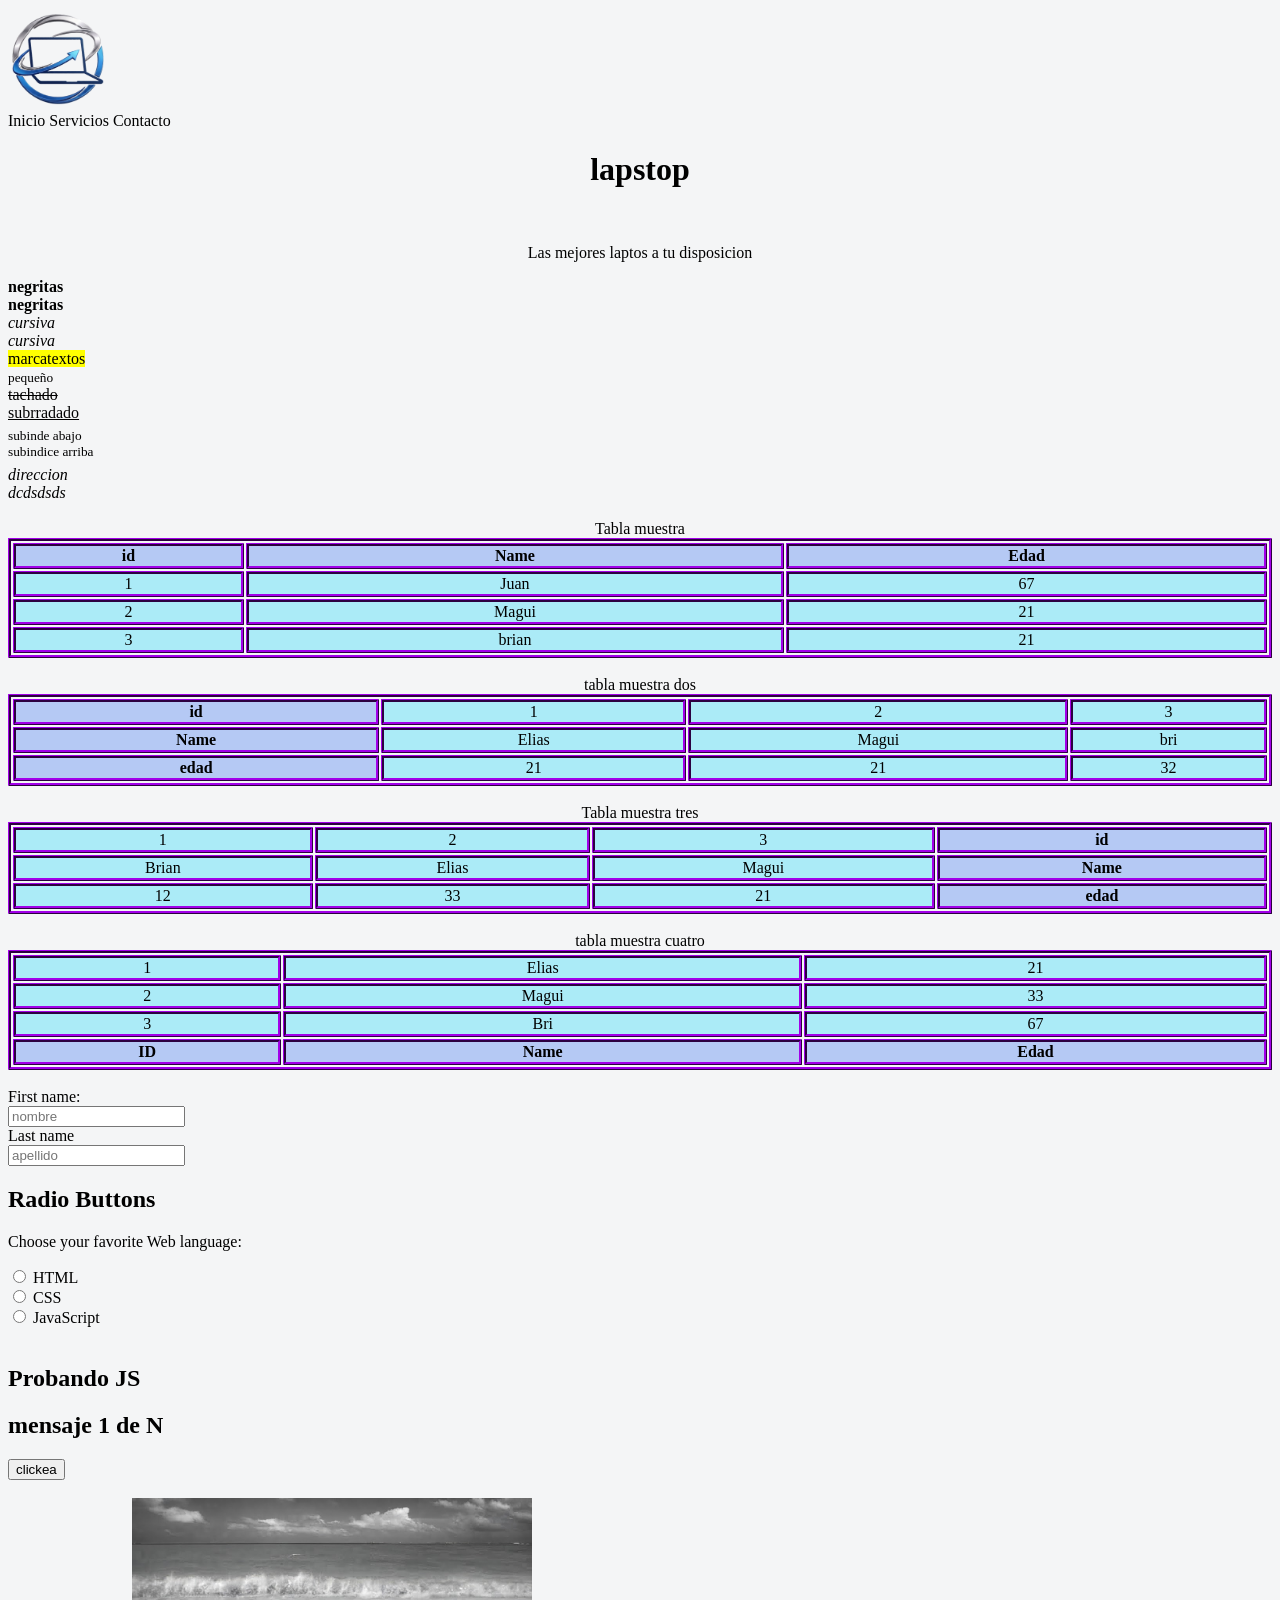
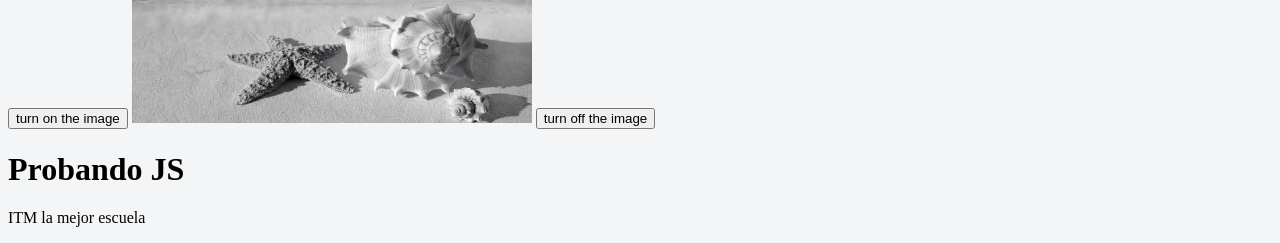
<file: index.html>
<!DOCTYPE html>
<html lang="es">
<head>
    <meta charset="UTF-8">
    <meta name="viewport" content="width=<device-width>, initial-scale=1.0">
    <title>LAPSTOP</title>
    <meta charset="UTF-8">
    <style>

        table{
            width: 100%;
        }
       table,th,td{
        border:3px solid rgb(103, 0, 148);
        border-radius: 1px;
        border-style: ridge;
        text-align: center;
    }
       td{
        background-color: rgba(24, 211, 249, 0.329);
       }
       th{
        background-color: #3d75f058;
       }
       tbody th:hover{
        background-color: rgb(222, 27, 225);
       }
       tbody td:hover{
        background-color: rgb(255, 5, 184);
       }
    </style>
</head>

<body>

    <header>
        <a href="https://www.asus.com/mx/store/laptops/">
        <img src="logo_chido.png" alt="logo" width=100 height=100><img>
    </a>
    <nav>
    <a>Inicio</a>
    <a >Servicios</a>
    <a >Contacto</a>
  </nav>
  
</header>
    
    <center><h1>lapstop</h1></center>
    
    
    <br>
    <center><p>Las mejores laptos a tu disposicion </p></center>
    
    <body style="background-color:#f4f5f6 "</body>
    <b>negritas</b> <br>
    <strong>negritas</strong><br>
    <i>cursiva</i><br>
    <em>cursiva</em><br>
    <mark>marcatextos</mark><br>
    <small>pequeño</small><br>
    <del>tachado</del><br>
    <ins>subrradado</ins><br>
    <sub>subinde abajo</sub><br>
    <sup>subindice arriba</sup><br>
    <address>direccion</address>
    <cite>dcdsdsds</cite><br>
    <br>

    <table style="width: 100%">
        <caption>Tabla muestra</caption>
        <colgroup>
        

        </colgroup>
        <tr>
            <th>id</th>
            <th>Name</th>
            <th>Edad</th>
        </tr>
        <tr>
            <td>1</td>
            <td>Juan</td>
            <td>67</td>
        </tr>
        <tr>
            <td>2</td>
            <td>Magui</td>
            <td>21</td>
        </tr>
        <tr>
            <td>3</td>
            <td>brian</td>
            <td>21</td>
        </tr>
    </table>
    <br>

    <table>
        <caption>tabla muestra dos</caption>
 
        <tr>
            <th>id</th>
            <td>1</td>
            <td>2</td>
            <td>3</td>
        </tr>
        <tr>
            <th>Name</th>
            <td>Elias</td>
            <td>Magui</td>
            <td>bri</td>
        </tr>
        <tr>
            <th>edad</th>
            <td>21</td>
            <td>21</td>
            <td>32</td>
        </tr>
    </table>
    <br>

    <table>
        <caption>Tabla muestra tres</caption>
        <tr>
        <td>1</td>
        <td>2</td>
        <td>3</td>
        <th>id</th>
        </tr>
        <tr>
        <td>Brian</td>
        <td>Elias</td>
        <td>Magui</td>
        <th>Name</th>
        </tr>
        <tr>
        <td>12</td>
        <td>33</td>
        <td>21</td>
        <th>edad</th>
        </tr>
        </th>
        </tr>
    </table>

    <br>

   <table >
    <caption>tabla muestra cuatro</caption>
    <tr>
      <td>1</td>
      <td>Elias</td>
      <td>21</td>
    </tr>

    <tr>
      <td>2</td>
      <td>Magui</td>
      <td>33</td>
    </tr>
    <tr>
      <td>3</td>
      <td>Bri</td>
      <td>67</td>
    </tr>
  
  
    <tr>
      <th>ID</th>
      <th>Name</th>
      <th>Edad</th>
    </tr>
  
</table><br>

<form>
    <label for="fname">First name: </label>
    <br>
    <input type="text" id="fname" name="fname" placeholder="nombre"><br>
    <label for="lname">Last name</label><br>
    <input type="text" id="lname" name="lname" placeholder="apellido">
</form>


<h2>Radio Buttons</h2>

<p>Choose your favorite Web language:</p>

<form>
  <input type="radio" id="html" name="fav_language" value="HTML">
  <label for="html">HTML</label><br>
  <input type="radio" id="css" name="fav_language" value="CSS">
  <label for="css">CSS</label><br>
  <input type="radio" id="javascript" name="fav_language" value="JavaScript">
  <label for="javascript">JavaScript</label>
</form><br>


<h2>Probando JS</h2>
 <p id="demo">esto me deja sobre escribir </p>
 <button type="button" onclick='document.getElementById("demo").innerHTML="ya lo hizo" '>clickea</button>
 <br><br>

 <button
 onclick="document.getElementById('myImage')
 .src='playa.jpg'"> turn on the image
 </button>

 <img id="myImage" src="playa negro.jpg" style="width: 400px;">

 <button
 onclick="document.getElementById('myImage')
 .src='playa negro.jpg'">turn off the image</button>
 <h1>Probando JS</h1>
 <p>ITM la mejor escuela</p>
 <p id="demo"></p>
 <script>
    document.getElementById("demo").innerHTML="<h2>mensaje 1 de N </h2>";
 </script> 


</body>
</html>
</file>
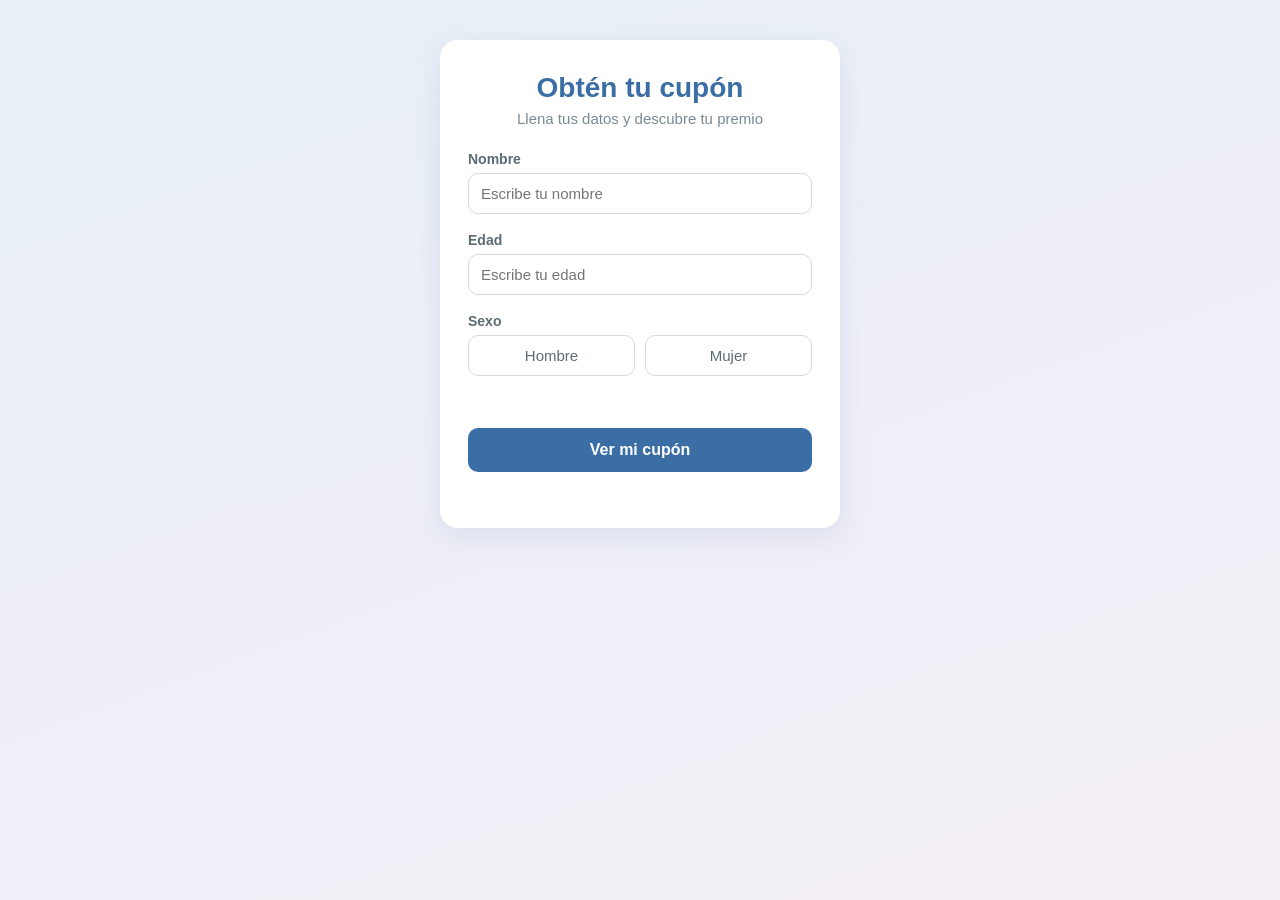
<file: cupones/index.html>
<!DOCTYPE html>
<html lang="es">
<head>
<meta charset="UTF-8">
<meta name="viewport" content="width=device-width, initial-scale=1">
<title>Obtén tu cupón</title>
<style>
  * { box-sizing: border-box; }

  body {
    font-family: "Segoe UI", Arial, sans-serif;
    background: linear-gradient(160deg, #e8f0f7, #f4eef6);
    color: #2f3e46;
    margin: 0;
    min-height: 100vh;
    padding: 40px 15px;
  }

  .tarjeta {
    background: white;
    max-width: 400px;
    margin: 0 auto;
    padding: 32px 28px;
    border-radius: 18px;
    box-shadow: 0 8px 30px rgba(58, 110, 165, 0.12);
  }

  h1 {
    text-align: center;
    margin: 0 0 6px;
    color: #3a6ea5;
    font-size: 28px;
  }

  .subtitulo {
    text-align: center;
    color: #7a8a93;
    margin: 0 0 24px;
    font-size: 15px;
  }

  label {
    display: block;
    font-size: 14px;
    font-weight: 600;
    color: #5c6b73;
    margin-bottom: 6px;
  }

  input {
    width: 100%;
    padding: 11px 12px;
    margin-bottom: 18px;
    font-size: 15px;
    border: 1px solid #d0dbe3;
    border-radius: 10px;
    transition: border-color 0.2s, box-shadow 0.2s;
  }

  input:focus {
    outline: none;
    border-color: #3a6ea5;
    box-shadow: 0 0 0 3px rgba(58, 110, 165, 0.15);
  }

  /* Botones de sexo */
  .opciones-sexo {
    display: flex;
    gap: 10px;
    margin-bottom: 22px;
  }

  .btn-sexo {
    flex: 1;
    padding: 11px;
    font-size: 15px;
    background: white;
    color: #5c6b73;
    border: 1px solid #d0dbe3;
    border-radius: 10px;
    cursor: pointer;
    transition: all 0.2s;
  }

  .btn-sexo:hover {
    border-color: #3a6ea5;
    color: #3a6ea5;
  }

  .btn-sexo.activo {
    background: #3a6ea5;
    border-color: #3a6ea5;
    color: white;
    font-weight: 600;
  }

  .btn-principal {
    width: 100%;
    padding: 13px;
    font-size: 16px;
    font-weight: 600;
    background: #3a6ea5;
    color: white;
    border: none;
    border-radius: 10px;
    cursor: pointer;
    transition: background 0.2s, transform 0.1s;
  }

  .btn-principal:hover { background: #2f5b8a; }
  .btn-principal:active { transform: scale(0.98); }

  .error {
    color: #c0392b;
    font-size: 14px;
    text-align: center;
    min-height: 20px;
    margin: 0 0 10px;
  }

  #resultado {
    text-align: center;
    margin-top: 24px;
  }

  #resultado h2 {
    margin: 0 0 4px;
    color: #3a6ea5;
  }

  #resultado p {
    margin: 0 0 12px;
    color: #7a8a93;
  }

  #resultado img {
    width: 100%;
    border-radius: 12px;
    box-shadow: 0 6px 18px rgba(0, 0, 0, 0.12);
    animation: aparecer 0.4s ease;
  }

  @keyframes aparecer {
    from { opacity: 0; transform: translateY(10px); }
    to   { opacity: 1; transform: translateY(0); }
  }
</style>
</head>
<body>

<div class="tarjeta">
  <h1>Obtén tu cupón</h1>
  <p class="subtitulo">Llena tus datos y descubre tu premio</p>

  <label for="nombre">Nombre</label>
  <input type="text" id="nombre" placeholder="Escribe tu nombre">

  <label for="edad">Edad</label>
  <input type="number" id="edad" min="1" max="120" placeholder="Escribe tu edad">

  <label>Sexo</label>
  <div class="opciones-sexo">
    <button type="button" class="btn-sexo" id="btnHombre" onclick="elegirSexo('hombre')">Hombre</button>
    <button type="button" class="btn-sexo" id="btnMujer" onclick="elegirSexo('mujer')">Mujer</button>
  </div>

  <p class="error" id="error"></p>

  <button class="btn-principal" onclick="mostrarCupon()">Ver mi cupón</button>

  <div id="resultado"></div>
</div>

<script>
var sexo = "";

function elegirSexo(valor) {
  sexo = valor;
  document.getElementById("btnHombre").classList.toggle("activo", valor == "hombre");
  document.getElementById("btnMujer").classList.toggle("activo", valor == "mujer");
}

function mostrarCupon() {
  var nombre = document.getElementById("nombre").value.trim();
  var edad = parseInt(document.getElementById("edad").value);
  var error = document.getElementById("error");
  var resultado = document.getElementById("resultado");
  var imagen = "";
  var texto = "";

  if (nombre == "") {
    error.textContent = "Escribe tu nombre.";
    return;
  }
  if (isNaN(edad) || edad < 1 || edad > 120) {
    error.textContent = "Escribe una edad válida.";
    return;
  }
  if (sexo == "") {
    error.textContent = "Selecciona tu sexo.";
    return;
  }
  error.textContent = "";

  if (edad < 18) {
    if (sexo == "hombre") {
      imagen = "imagenes/cupon-avengers.jpg";
      texto = "Cupón de cine para Avengers";
    } else {
      imagen = "imagenes/cupon-barbie.jpeg";
      texto = "Cupón de cine para Barbie";
    }
  } else if (edad <= 30) {
    if (sexo == "hombre") {
      imagen = "imagenes/cupon-antro.jpg";
      texto = "Cupón para el antro";
    } else {
      imagen = "imagenes/cupon-spa.jpg";
      texto = "Cupón para el spa";
    }
  } else {
    if (sexo == "hombre") {
      imagen = "imagenes/cupon-gym.jpg";
      texto = "Cupón para el gym";
    } else {
      imagen = "imagenes/cupon-brunch.jpg";
      texto = "Cupón para un brunch";
    }
  }

  resultado.innerHTML =
    "<h2>¡Felicidades, " + nombre + "!</h2>" +
    "<p>" + texto + "</p>" +
    "<img src='" + imagen + "' alt='" + texto + "'>";
}
</script>

</body>
</html>
</file>
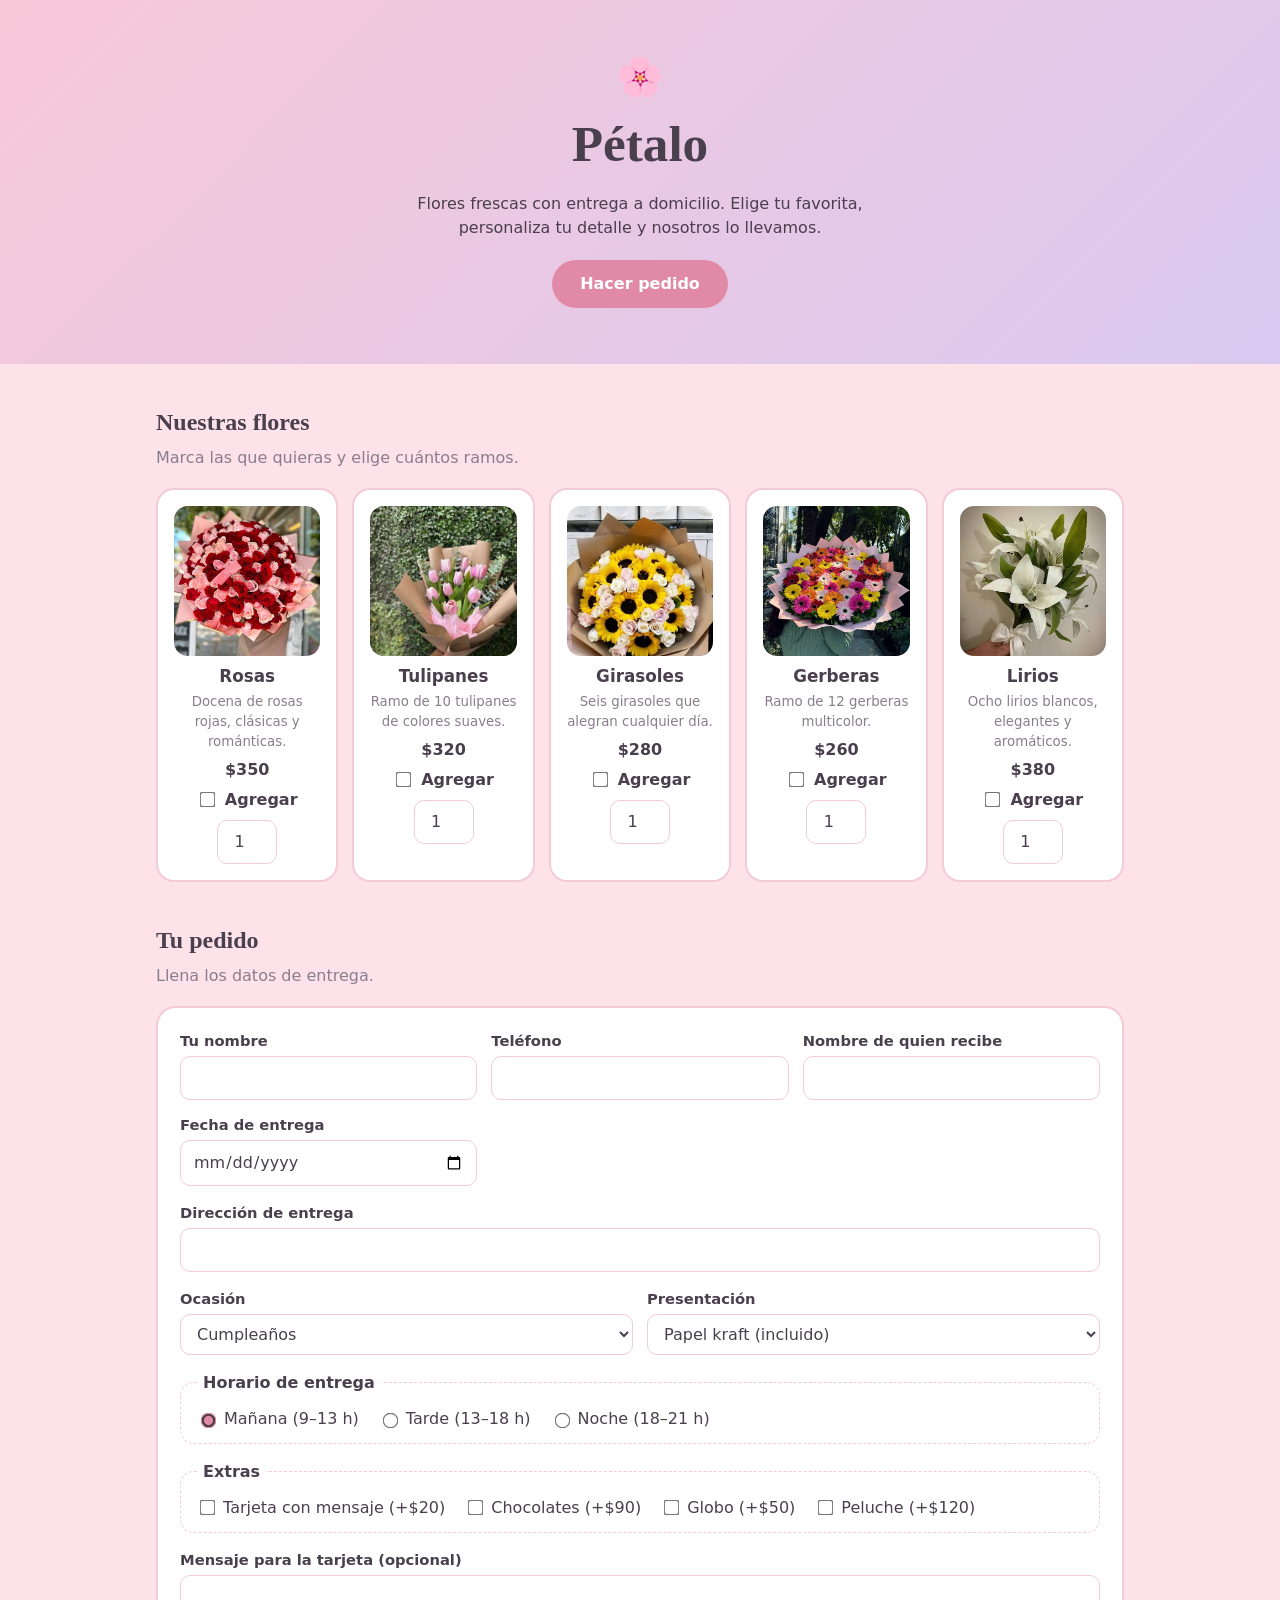
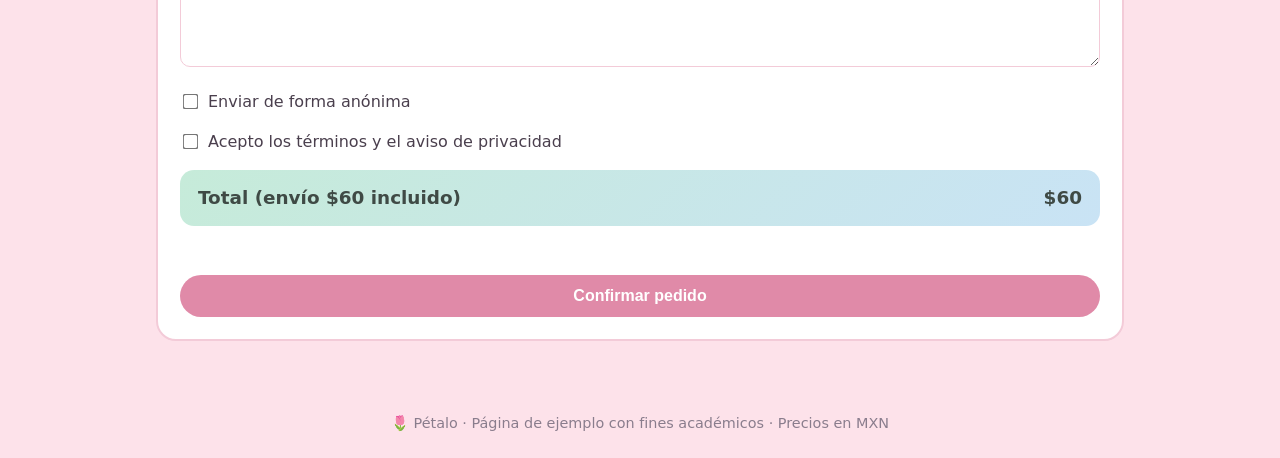
<file: floreria-petalo/index.html>
<!DOCTYPE html>
<html lang="es">
<head>
<meta charset="utf-8">
<meta name="viewport" content="width=device-width, initial-scale=1, viewport-fit=cover">
<title>Pétalo · Envío de flores a domicilio</title>
<link rel="stylesheet" href="style.css">
</head>
<body>
<header>
  <div style="font-size:2.4rem">🌸</div>
  <h1>Pétalo</h1>
  <p>Flores frescas con entrega a domicilio. Elige tu favorita, personaliza tu detalle y nosotros lo llevamos.</p>
  <a class="btn" href="#pedido">Hacer pedido</a>
</header>

<main>
  <h2>Nuestras flores</h2>
  <p class="sub">Marca las que quieras y elige cuántos ramos.</p>
  <div class="grid" id="catalogo"></div>

  <h2 id="pedido">Tu pedido</h2>
  <p class="sub">Llena los datos de entrega.</p>
  <form id="f" novalidate>
    <div class="cols">
      <div><label class="lbl" for="nom">Tu nombre</label><input id="nom" required></div>
      <div><label class="lbl" for="tel">Teléfono</label><input id="tel" type="tel" required></div>
      <div><label class="lbl" for="dest">Nombre de quien recibe</label><input id="dest" required></div>
      <div><label class="lbl" for="fecha">Fecha de entrega</label><input id="fecha" type="date" required></div>
    </div>
    <div><label class="lbl" for="dir">Dirección de entrega</label><input id="dir" required></div>
    <div class="cols">
      <div><label class="lbl" for="oca">Ocasión</label>
        <select id="oca"><option>Cumpleaños</option><option>Aniversario</option><option>Día de las madres</option><option>Agradecimiento</option><option>Sin ocasión, solo porque sí</option></select></div>
      <div><label class="lbl" for="pres">Presentación</label>
        <select id="pres" data-precio="0"><option value="0">Papel kraft (incluido)</option><option value="40">Caja redonda (+$40)</option><option value="70">Florero de vidrio (+$70)</option></select></div>
    </div>
    <fieldset><legend>Horario de entrega</legend>
      <div class="op">
        <label><input type="radio" name="hora" value="Mañana (9–13 h)" checked> Mañana (9–13 h)</label>
        <label><input type="radio" name="hora" value="Tarde (13–18 h)"> Tarde (13–18 h)</label>
        <label><input type="radio" name="hora" value="Noche (18–21 h)"> Noche (18–21 h)</label>
      </div></fieldset>
    <fieldset><legend>Extras</legend>
      <div class="op">
        <label><input type="checkbox" class="extra" data-n="Tarjeta con mensaje" value="20"> Tarjeta con mensaje (+$20)</label>
        <label><input type="checkbox" class="extra" data-n="Chocolates" value="90"> Chocolates (+$90)</label>
        <label><input type="checkbox" class="extra" data-n="Globo" value="50"> Globo (+$50)</label>
        <label><input type="checkbox" class="extra" data-n="Peluche" value="120"> Peluche (+$120)</label>
      </div></fieldset>
    <div><label class="lbl" for="msg">Mensaje para la tarjeta (opcional)</label><textarea id="msg" rows="3" maxlength="200"></textarea></div>
    <label style="display:flex;gap:8px;align-items:center"><input type="checkbox" id="anon"> Enviar de forma anónima</label>
    <label style="display:flex;gap:8px;align-items:center"><input type="checkbox" id="acepto" required> Acepto los términos y el aviso de privacidad</label>
    <div class="total"><span>Total (envío $60 incluido)</span><span id="total">$60</span></div>
    <div class="err" id="err"></div>
    <button class="btn" type="submit">Confirmar pedido</button>
  </form>
  <div class="ok" id="ok"></div>
</main>
<footer>🌷 Pétalo · Página de ejemplo con fines académicos · Precios en MXN</footer>

<script>
const flores=[
 {id:"rosas",n:"Rosas",i:"🌹",p:350,d:"Docena de rosas rojas, clásicas y románticas.",c:"var(--rosa)"},
 {id:"tulipanes",n:"Tulipanes",i:"🌷",p:320,d:"Ramo de 10 tulipanes de colores suaves.",c:"var(--lila)"},
 {id:"girasoles",n:"Girasoles",i:"🌻",p:280,d:"Seis girasoles que alegran cualquier día.",c:"var(--durazno)"},
 {id:"gerberas",n:"Gerberas",i:"🌼",p:260,d:"Ramo de 12 gerberas multicolor.",c:"var(--cielo)"},
 {id:"lirios",n:"Lirios",i:"🪷",p:380,d:"Ocho lirios blancos, elegantes y aromáticos.",c:"var(--menta)"}
];
const ENVIO=60,$=s=>document.querySelector(s);
$("#catalogo").innerHTML=flores.map(f=>`
 <div class="flor">
  <div class="ico" style="background:${f.c}"><img src="images/${f.id}.jpg" alt="${f.n}" loading="lazy" onerror="this.parentNode.textContent='${f.i}'"></div>
  <h3>${f.n}</h3><small>${f.d}</small>
  <div class="precio">$${f.p}</div>
  <label class="sel"><input type="checkbox" class="fl" id="c-${f.id}" data-id="${f.id}"> Agregar</label>
  <input type="number" id="q-${f.id}" min="1" max="10" value="1" disabled aria-label="Cantidad de ${f.n}">
 </div>`).join("");
const hoy=new Date();hoy.setDate(hoy.getDate()+1);$("#fecha").min=hoy.toISOString().slice(0,10);
function calc(){
 let t=ENVIO;
 flores.forEach(f=>{const c=$("#c-"+f.id),q=$("#q-"+f.id);q.disabled=!c.checked;if(c.checked)t+=f.p*Math.max(1,+q.value||1)});
 document.querySelectorAll(".extra:checked").forEach(e=>t+=+e.value);
 t+=+$("#pres").value;
 $("#total").textContent="$"+t;return t;
}
document.addEventListener("input",calc);document.addEventListener("change",calc);
$("#f").addEventListener("submit",e=>{
 e.preventDefault();
 const sel=flores.filter(f=>$("#c-"+f.id).checked);
 const req=["nom","tel","dest","fecha","dir"].every(id=>$("#"+id).value.trim());
 if(!sel.length)return $("#err").textContent="Elige al menos una flor del catálogo.";
 if(!req)return $("#err").textContent="Completa todos los datos de entrega.";
 if(!$("#acepto").checked)return $("#err").textContent="Debes aceptar los términos para continuar.";
 $("#err").textContent="";
 const extras=[...document.querySelectorAll(".extra:checked")].map(x=>x.dataset.n);
 const ok=$("#ok");
 ok.innerHTML=`<strong>¡Gracias, ${$("#nom").value}! Tu pedido fue registrado 💐</strong><br>
 ${sel.map(f=>f.n+" ×"+($("#q-"+f.id).value||1)).join(", ")}<br>
 Para ${$("#dest").value} · ${$("#fecha").value} · ${document.querySelector("input[name=hora]:checked").value}<br>
 Extras: ${extras.length?extras.join(", "):"ninguno"}${$("#anon").checked?" · Envío anónimo":""}<br>
 <strong>Total: $${calc()}</strong>`;
 ok.classList.add("show");ok.scrollIntoView({behavior:"smooth"});
});
</script>
</body>
</html>
</file>
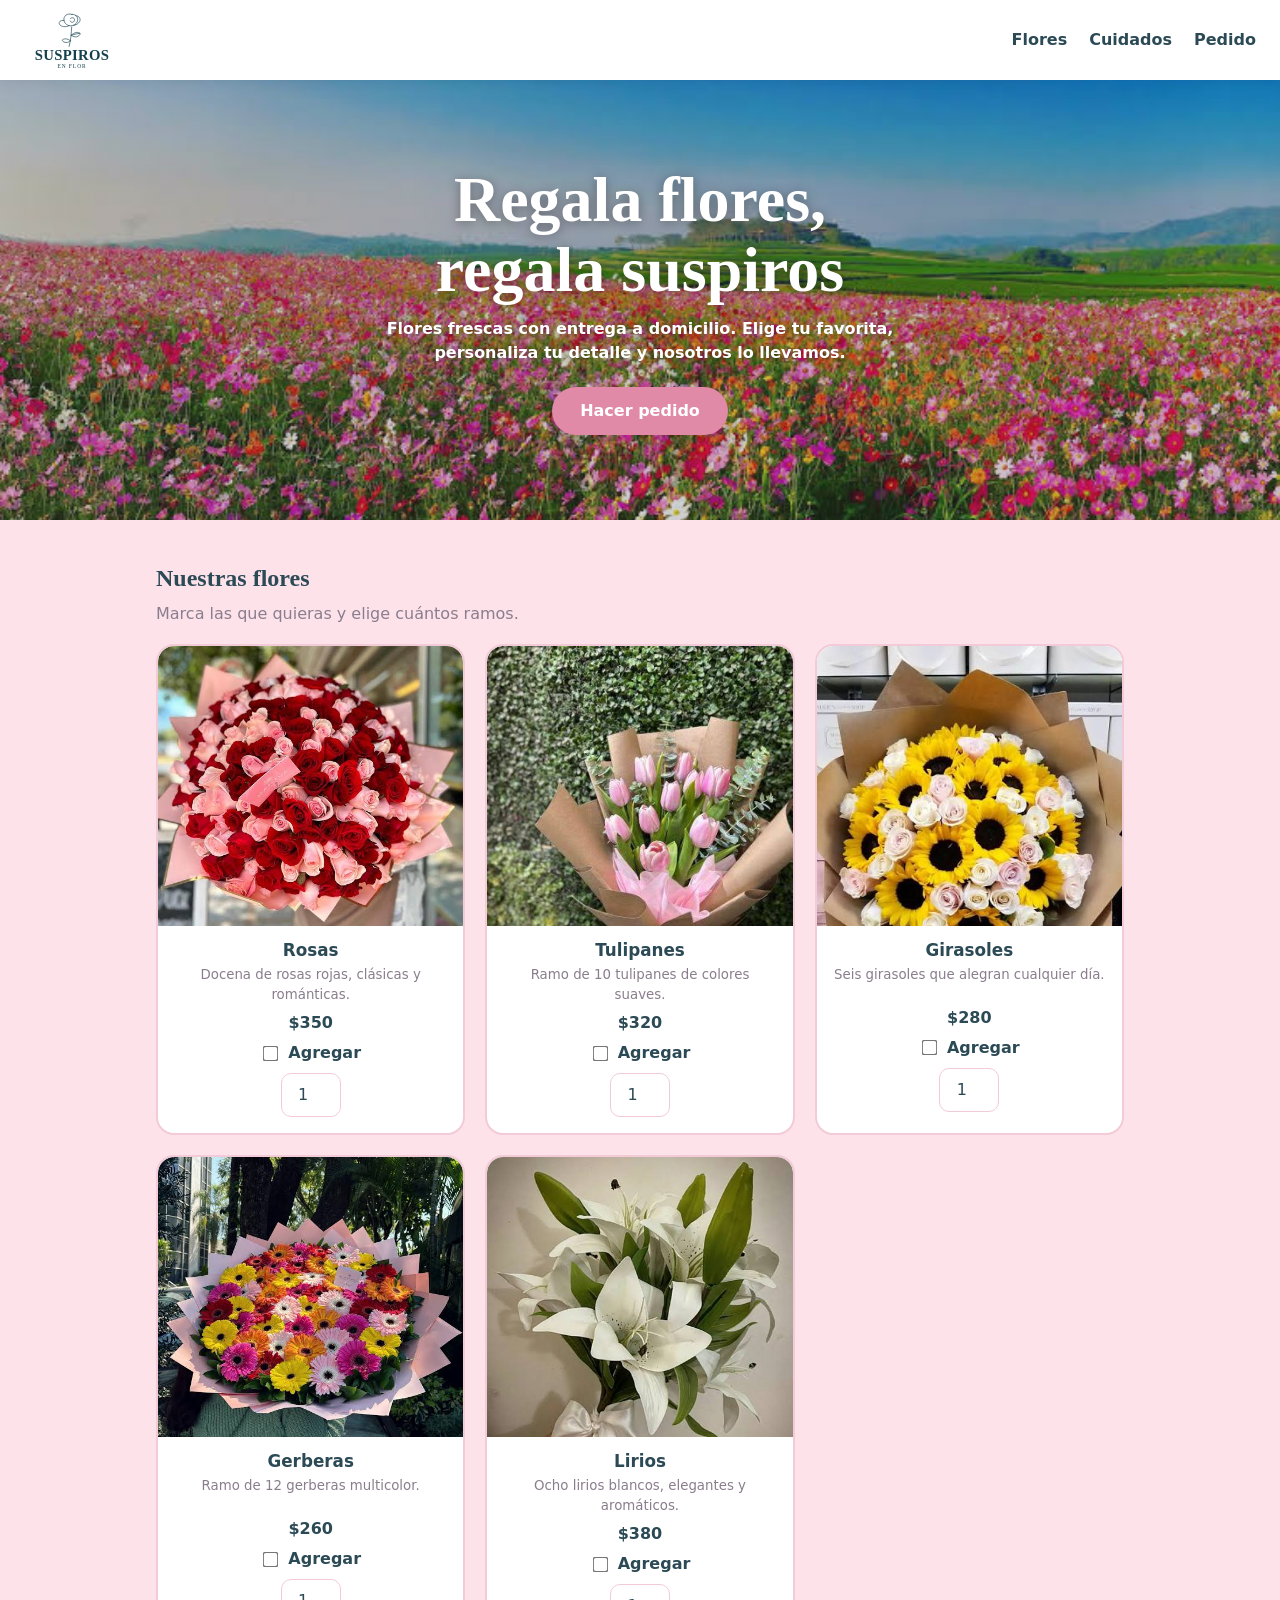
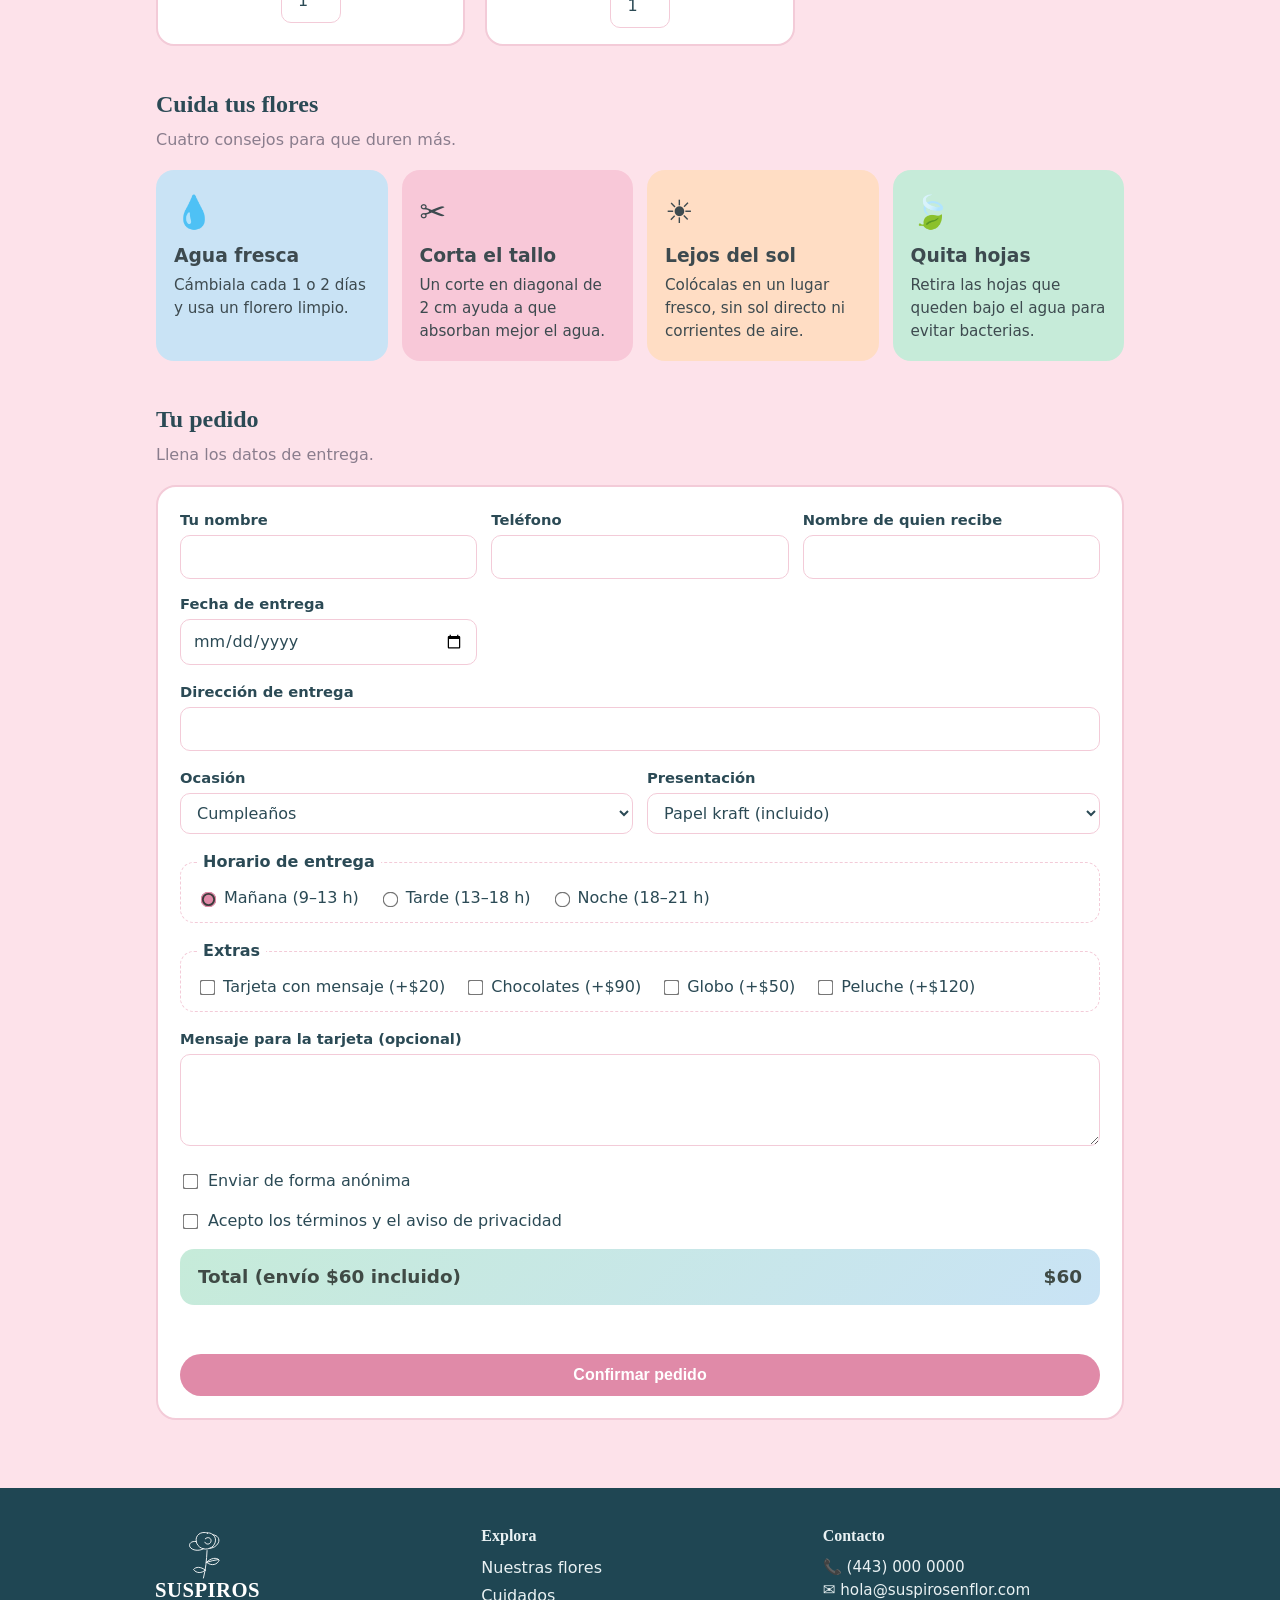
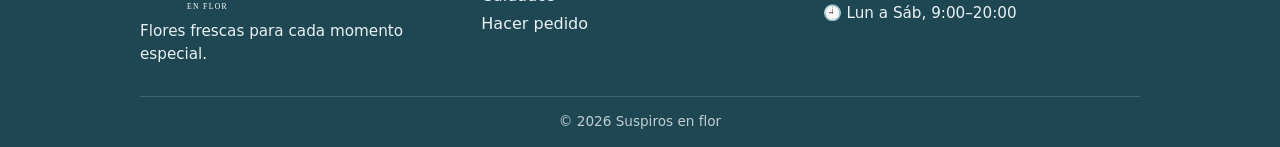
<file: floreria-petalo2/index.html>
<!DOCTYPE html>
<html lang="es">
<head>
<meta charset="utf-8">
<meta name="viewport" content="width=device-width, initial-scale=1, viewport-fit=cover">
<title>Suspiros en flor · Envío de flores a domicilio</title>
<link rel="stylesheet" href="style.css">
</head>
<body>
<nav class="top">
  <a href="#inicio"><img src="images/logo.svg" alt="Suspiros en flor" class="logo"></a>
  <div class="links"><a href="#flores">Flores</a><a href="#cuidados">Cuidados</a><a href="#pedido">Pedido</a></div>
</nav>
<section class="hero" id="inicio">
  <div>
    <h1>Regala flores,<br>regala suspiros</h1>
    <p>Flores frescas con entrega a domicilio. Elige tu favorita, personaliza tu detalle y nosotros lo llevamos.</p>
    <a class="btn" href="#pedido">Hacer pedido</a>
  </div>
</section>

<main>
  <h2 id="flores">Nuestras flores</h2>
  <p class="sub">Marca las que quieras y elige cuántos ramos.</p>
  <div class="grid" id="catalogo"></div>

  <h2 id="cuidados">Cuida tus flores</h2>
  <p class="sub">Cuatro consejos para que duren más.</p>
  <div class="cuidados">
    <div style="background:var(--cielo)"><span>💧</span><h3>Agua fresca</h3><p>Cámbiala cada 1 o 2 días y usa un florero limpio.</p></div>
    <div style="background:var(--rosa)"><span>✂️</span><h3>Corta el tallo</h3><p>Un corte en diagonal de 2 cm ayuda a que absorban mejor el agua.</p></div>
    <div style="background:var(--durazno)"><span>☀️</span><h3>Lejos del sol</h3><p>Colócalas en un lugar fresco, sin sol directo ni corrientes de aire.</p></div>
    <div style="background:var(--menta)"><span>🍃</span><h3>Quita hojas</h3><p>Retira las hojas que queden bajo el agua para evitar bacterias.</p></div>
  </div>

  <h2 id="pedido">Tu pedido</h2>
  <p class="sub">Llena los datos de entrega.</p>
  <form id="f" novalidate>
    <div class="cols">
      <div><label class="lbl" for="nom">Tu nombre</label><input id="nom" required></div>
      <div><label class="lbl" for="tel">Teléfono</label><input id="tel" type="tel" required></div>
      <div><label class="lbl" for="dest">Nombre de quien recibe</label><input id="dest" required></div>
      <div><label class="lbl" for="fecha">Fecha de entrega</label><input id="fecha" type="date" required></div>
    </div>
    <div><label class="lbl" for="dir">Dirección de entrega</label><input id="dir" required></div>
    <div class="cols">
      <div><label class="lbl" for="oca">Ocasión</label>
        <select id="oca"><option>Cumpleaños</option><option>Aniversario</option><option>Día de las madres</option><option>Agradecimiento</option><option>Sin ocasión, solo porque sí</option></select></div>
      <div><label class="lbl" for="pres">Presentación</label>
        <select id="pres" data-precio="0"><option value="0">Papel kraft (incluido)</option><option value="40">Caja redonda (+$40)</option><option value="70">Florero de vidrio (+$70)</option></select></div>
    </div>
    <fieldset><legend>Horario de entrega</legend>
      <div class="op">
        <label><input type="radio" name="hora" value="Mañana (9–13 h)" checked> Mañana (9–13 h)</label>
        <label><input type="radio" name="hora" value="Tarde (13–18 h)"> Tarde (13–18 h)</label>
        <label><input type="radio" name="hora" value="Noche (18–21 h)"> Noche (18–21 h)</label>
      </div></fieldset>
    <fieldset><legend>Extras</legend>
      <div class="op">
        <label><input type="checkbox" class="extra" data-n="Tarjeta con mensaje" value="20"> Tarjeta con mensaje (+$20)</label>
        <label><input type="checkbox" class="extra" data-n="Chocolates" value="90"> Chocolates (+$90)</label>
        <label><input type="checkbox" class="extra" data-n="Globo" value="50"> Globo (+$50)</label>
        <label><input type="checkbox" class="extra" data-n="Peluche" value="120"> Peluche (+$120)</label>
      </div></fieldset>
    <div><label class="lbl" for="msg">Mensaje para la tarjeta (opcional)</label><textarea id="msg" rows="3" maxlength="200"></textarea></div>
    <label style="display:flex;gap:8px;align-items:center"><input type="checkbox" id="anon"> Enviar de forma anónima</label>
    <label style="display:flex;gap:8px;align-items:center"><input type="checkbox" id="acepto" required> Acepto los términos y el aviso de privacidad</label>
    <div class="total"><span>Total (envío $60 incluido)</span><span id="total">$60</span></div>
    <div class="err" id="err"></div>
    <button class="btn" type="submit">Confirmar pedido</button>
  </form>
  <div class="ok" id="ok"></div>
</main>
<footer>
  <div class="fgrid">
    <div><img src="images/logo.svg" alt="Suspiros en flor" class="logo flogo"><p>Flores frescas para cada momento especial.</p></div>
    <div><h4>Explora</h4><a href="#flores">Nuestras flores</a><a href="#cuidados">Cuidados</a><a href="#pedido">Hacer pedido</a></div>
    <div><h4>Contacto</h4><p>📞 (443) 000 0000<br>✉️ hola@suspirosenflor.com<br>🕘 Lun a Sáb, 9:00–20:00</p></div>
  </div>
  <div class="copy">© 2026 Suspiros en flor</div>
</footer>

<script>
const flores=[
 {id:"rosas",n:"Rosas",i:"🌹",p:350,d:"Docena de rosas rojas, clásicas y románticas.",c:"var(--rosa)"},
 {id:"tulipanes",n:"Tulipanes",i:"🌷",p:320,d:"Ramo de 10 tulipanes de colores suaves.",c:"var(--lila)"},
 {id:"girasoles",n:"Girasoles",i:"🌻",p:280,d:"Seis girasoles que alegran cualquier día.",c:"var(--durazno)"},
 {id:"gerberas",n:"Gerberas",i:"🌼",p:260,d:"Ramo de 12 gerberas multicolor.",c:"var(--cielo)"},
 {id:"lirios",n:"Lirios",i:"🪷",p:380,d:"Ocho lirios blancos, elegantes y aromáticos.",c:"var(--menta)"}
];
const ENVIO=60,$=s=>document.querySelector(s);
$("#catalogo").innerHTML=flores.map(f=>`
 <div class="flor">
  <div class="ico" style="background:${f.c}"><img src="images/${f.id}.jpg" alt="${f.n}" loading="lazy" onerror="this.parentNode.textContent='${f.i}'"></div>
  <h3>${f.n}</h3><small>${f.d}</small>
  <div class="precio">$${f.p}</div>
  <label class="sel"><input type="checkbox" class="fl" id="c-${f.id}" data-id="${f.id}"> Agregar</label>
  <input type="number" id="q-${f.id}" min="1" max="10" value="1" disabled aria-label="Cantidad de ${f.n}">
 </div>`).join("");
const hoy=new Date();hoy.setDate(hoy.getDate()+1);$("#fecha").min=hoy.toISOString().slice(0,10);
function calc(){
 let t=ENVIO;
 flores.forEach(f=>{const c=$("#c-"+f.id),q=$("#q-"+f.id);q.disabled=!c.checked;if(c.checked)t+=f.p*Math.max(1,+q.value||1)});
 document.querySelectorAll(".extra:checked").forEach(e=>t+=+e.value);
 t+=+$("#pres").value;
 $("#total").textContent="$"+t;return t;
}
document.addEventListener("input",calc);document.addEventListener("change",calc);
$("#f").addEventListener("submit",e=>{
 e.preventDefault();
 const sel=flores.filter(f=>$("#c-"+f.id).checked);
 const req=["nom","tel","dest","fecha","dir"].every(id=>$("#"+id).value.trim());
 if(!sel.length)return $("#err").textContent="Elige al menos una flor del catálogo.";
 if(!req)return $("#err").textContent="Completa todos los datos de entrega.";
 if(!$("#acepto").checked)return $("#err").textContent="Debes aceptar los términos para continuar.";
 $("#err").textContent="";
 const extras=[...document.querySelectorAll(".extra:checked")].map(x=>x.dataset.n);
 const ok=$("#ok");
 ok.innerHTML=`<strong>¡Gracias, ${$("#nom").value}! Tu pedido fue registrado 💐</strong><br>
 ${sel.map(f=>f.n+" ×"+($("#q-"+f.id).value||1)).join(", ")}<br>
 Para ${$("#dest").value} · ${$("#fecha").value} · ${document.querySelector("input[name=hora]:checked").value}<br>
 Extras: ${extras.length?extras.join(", "):"ninguno"}${$("#anon").checked?" · Envío anónimo":""}<br>
 <strong>Total: $${calc()}</strong>`;
 ok.classList.add("show");ok.scrollIntoView({behavior:"smooth"});
});
</script>
</body>
</html>
</file>
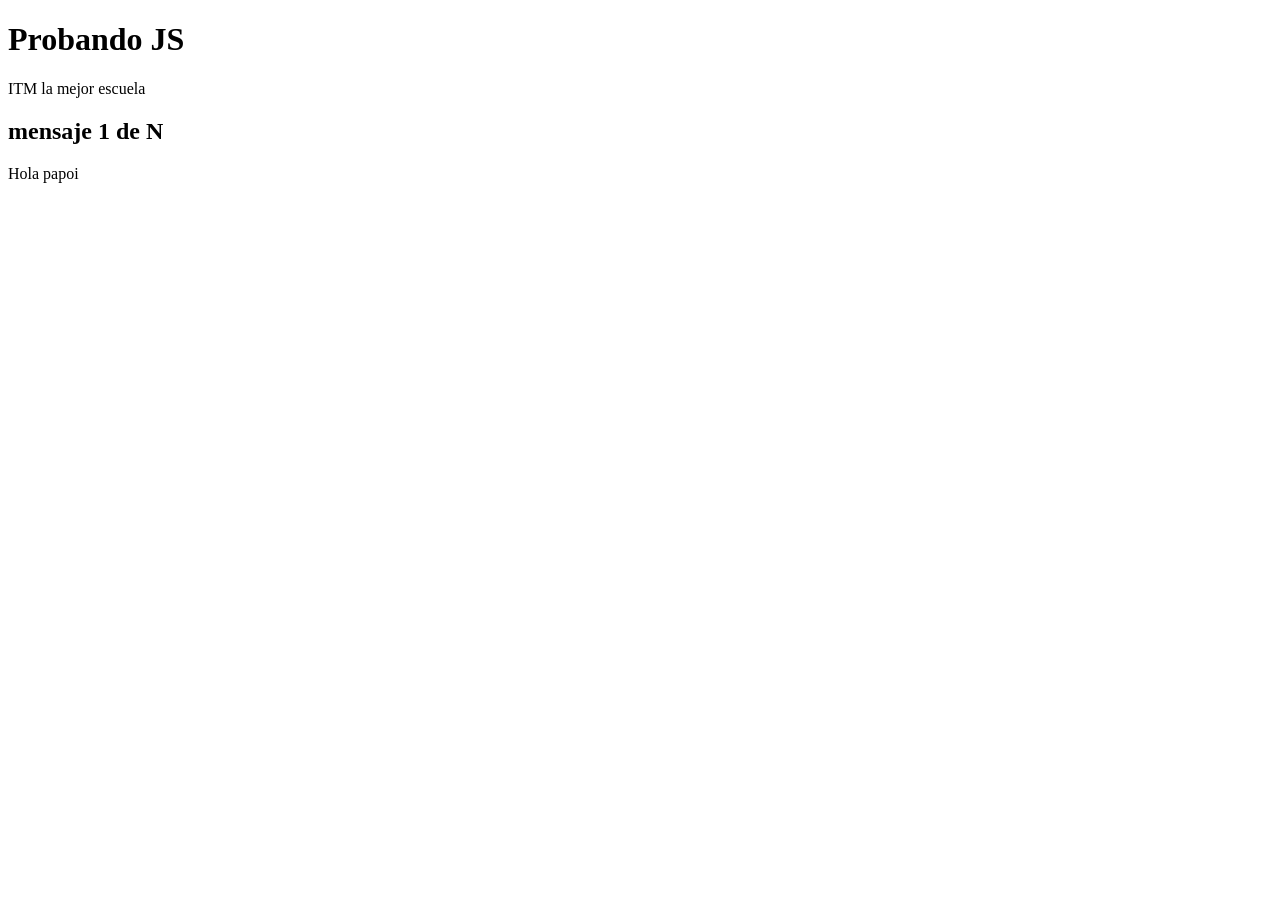
<file: JS.html>
<!DOCTYPE html>
<html lang="en">
<head>
    <meta charset="UTF-8">
    <meta name="viewport" content="width=device-width, initial-scale=1.0">
    <title>Document</title>
</head>
<body>
    <h1>Probando JS</h1>
 <p>ITM la mejor escuela</p>
 <p id="demo"></p>
 <script>
    document.getElementById("demo").innerHTML="<h2>mensaje 1 de N </h2>";

    document.write("Hola papoi");
    window.alert("Ayuda");

    console.log(5);
 </script> 
</body>
</html>
</file>
<file: floreria-petalo/style.css>
:root{--bg:#fde2ea;--card:#ffffff;--ink:#4a3f4d;--muted:#8a7d8d;--rosa:#f8c8d8;--lila:#d9c9f0;--menta:#c6ebd9;--durazno:#ffddc4;--cielo:#c9e3f5;--line:#f3cbd8;--accent:#e08aa8;
box-sizing:border-box;padding-top:env(safe-area-inset-top,0px);padding-bottom:env(safe-area-inset-bottom,0px)}
html{scroll-padding-top:env(safe-area-inset-top,0px);scroll-behavior:smooth}
*{box-sizing:border-box}
body{margin:0;background:var(--bg);color:var(--ink);font-family:"Quicksand","Segoe UI",system-ui,sans-serif;line-height:1.5}
header{background:linear-gradient(135deg,var(--rosa),var(--lila));padding:48px 20px 56px;text-align:center;color:#4a3f4d}
header h1{margin:0;font-family:Georgia,"Times New Roman",serif;font-size:clamp(2rem,6vw,3.2rem)}
header p{max-width:520px;margin:10px auto 20px}
.btn{display:inline-block;background:var(--accent);color:#fff;border:0;border-radius:999px;padding:12px 28px;font-size:1rem;font-weight:600;cursor:pointer;text-decoration:none}
.btn:hover{filter:brightness(1.06)}
main{max-width:1000px;margin:0 auto;padding:0 16px 48px}
h2{font-family:Georgia,serif;margin:40px 0 6px}
.sub{color:var(--muted);margin:0 0 18px}
.grid{display:grid;grid-template-columns:repeat(auto-fill,minmax(180px,1fr));gap:14px}
.flor{position:relative;background:var(--card);border:2px solid var(--line);border-radius:18px;padding:16px;text-align:center;transition:.2s}
.flor:has(input[type=checkbox]:checked){border-color:var(--accent);box-shadow:0 4px 14px rgba(224,138,168,.25)}
.flor .ico{font-size:3.5rem;width:100%;height:150px;margin:0 0 8px;border-radius:14px;overflow:hidden;display:grid;place-items:center}
.ico img{width:100%;height:100%;object-fit:cover;display:block}
.flor h3{margin:4px 0 2px;font-size:1.05rem}
.flor small{color:var(--muted);display:block;min-height:2.6em}
.precio{font-weight:700;margin:6px 0}
.flor label.sel{display:flex;gap:8px;align-items:center;justify-content:center;cursor:pointer;font-weight:600}
.flor input[type=number]{width:60px;margin-top:8px;text-align:center}
input,select,textarea{font:inherit;color:var(--ink);background:#fff;border:1.5px solid var(--line);border-radius:10px;padding:9px 12px;width:100%}
input[type=checkbox],input[type=radio]{width:auto;accent-color:var(--accent);transform:scale(1.2)}
input:focus,select:focus,textarea:focus{outline:2px solid var(--lila)}
form{background:var(--card);border:2px solid var(--line);border-radius:20px;padding:22px;display:grid;gap:16px}
.cols{display:grid;grid-template-columns:repeat(auto-fit,minmax(220px,1fr));gap:14px}
fieldset{border:1.5px dashed var(--line);border-radius:14px;padding:12px 16px;margin:0}
legend{font-weight:700;padding:0 6px}
.op{display:flex;flex-wrap:wrap;gap:8px 20px}
.op label{display:flex;gap:6px;align-items:center;cursor:pointer}
.lbl{font-weight:600;font-size:.92rem;display:block;margin-bottom:4px}
.total{background:linear-gradient(135deg,var(--menta),var(--cielo));color:#3f4a45;border-radius:14px;padding:14px 18px;display:flex;justify-content:space-between;font-weight:700;font-size:1.15rem}
.ok{display:none;background:var(--menta);color:#34443c;border-radius:16px;padding:18px;margin-top:16px}
.ok.show{display:block}
.err{color:#c0506f;font-size:.9rem;min-height:1.2em}
footer{text-align:center;color:var(--muted);padding:24px;font-size:.9rem}
</file>
<file: floreria-petalo2/style.css>
:root{--bg:#fde2ea;--card:#ffffff;--ink:#2b4a55;--muted:#8a7d8d;--rosa:#f8c8d8;--lila:#d9c9f0;--menta:#c6ebd9;--durazno:#ffddc4;--cielo:#c9e3f5;--line:#f3cbd8;--accent:#e08aa8;
box-sizing:border-box;padding-top:env(safe-area-inset-top,0px);padding-bottom:env(safe-area-inset-bottom,0px)}
html{scroll-padding-top:env(safe-area-inset-top,0px);scroll-behavior:smooth}
*{box-sizing:border-box}
body{margin:0;background:var(--bg);color:var(--ink);font-family:"Quicksand","Segoe UI",system-ui,sans-serif;line-height:1.5}
.btn{display:inline-block;background:var(--accent);color:#fff;border:0;border-radius:999px;padding:12px 28px;font-size:1rem;font-weight:600;cursor:pointer;text-decoration:none}
.btn:hover{filter:brightness(1.06)}
main{max-width:1000px;margin:0 auto;padding:0 16px 48px}
h2{font-family:Georgia,serif;margin:40px 0 6px}
.sub{color:var(--muted);margin:0 0 18px}
.grid{display:grid;grid-template-columns:repeat(auto-fill,minmax(280px,1fr));gap:20px}
.flor{position:relative;overflow:hidden;background:var(--card);border:2px solid var(--line);border-radius:18px;padding:16px;text-align:center;transition:.2s}
.flor:has(input[type=checkbox]:checked){border-color:var(--accent);box-shadow:0 4px 14px rgba(224,138,168,.25)}
.flor .ico{font-size:5rem;width:calc(100% + 32px);height:280px;margin:-16px -16px 12px;border-radius:16px 16px 0 0;overflow:hidden;display:grid;place-items:center}
.ico img{width:100%;height:100%;object-fit:cover;display:block}
.flor h3{margin:4px 0 2px;font-size:1.05rem}
.flor small{color:var(--muted);display:block;min-height:2.6em}
.precio{font-weight:700;margin:6px 0}
.flor label.sel{display:flex;gap:8px;align-items:center;justify-content:center;cursor:pointer;font-weight:600}
.flor input[type=number]{width:60px;margin-top:8px;text-align:center}
input,select,textarea{font:inherit;color:var(--ink);background:#fff;border:1.5px solid var(--line);border-radius:10px;padding:9px 12px;width:100%}
input[type=checkbox],input[type=radio]{width:auto;accent-color:var(--accent);transform:scale(1.2)}
input:focus,select:focus,textarea:focus{outline:2px solid var(--lila)}
form{background:var(--card);border:2px solid var(--line);border-radius:20px;padding:22px;display:grid;gap:16px}
.cols{display:grid;grid-template-columns:repeat(auto-fit,minmax(220px,1fr));gap:14px}
fieldset{border:1.5px dashed var(--line);border-radius:14px;padding:12px 16px;margin:0}
legend{font-weight:700;padding:0 6px}
.op{display:flex;flex-wrap:wrap;gap:8px 20px}
.op label{display:flex;gap:6px;align-items:center;cursor:pointer}
.lbl{font-weight:600;font-size:.92rem;display:block;margin-bottom:4px}
.total{background:linear-gradient(135deg,var(--menta),var(--cielo));color:#3f4a45;border-radius:14px;padding:14px 18px;display:flex;justify-content:space-between;font-weight:700;font-size:1.15rem}
.ok{display:none;background:var(--menta);color:#34443c;border-radius:16px;padding:18px;margin-top:16px}
.ok.show{display:block}
.err{color:#c0506f;font-size:.9rem;min-height:1.2em}

nav.top{display:flex;justify-content:space-between;align-items:center;background:#fff;padding:8px 24px;position:sticky;top:0;z-index:5;box-shadow:0 2px 10px rgba(0,0,0,.06)}
.logo{height:64px;width:auto;display:block}
.links{display:flex;gap:22px}
.links a{color:var(--ink);text-decoration:none;font-weight:600}
.links a:hover{color:var(--accent)}
.hero{min-height:440px;display:grid;place-items:center;text-align:center;color:#fff;padding:60px 20px;
background:linear-gradient(rgba(60,50,70,.22),rgba(60,50,70,.22)),url(images/hero.jpg) center/cover no-repeat,linear-gradient(135deg,#f8c8d8,#d9c9f0)}
.hero h1{margin:0 0 12px;font-family:Georgia,serif;font-size:clamp(2.2rem,7vw,4rem);line-height:1.1;text-shadow:0 2px 12px rgba(0,0,0,.35)}
.hero p{max-width:520px;margin:0 auto 22px;text-shadow:0 1px 8px rgba(0,0,0,.4);font-weight:600}
.cuidados{display:grid;grid-template-columns:repeat(auto-fit,minmax(200px,1fr));gap:14px}
.cuidados div{border-radius:18px;padding:18px;color:#3d4a4f}
.cuidados span{font-size:2rem}
.cuidados h3{margin:6px 0 4px}
.cuidados p{margin:0;font-size:.95rem}
footer{background:#1f4653;color:#e9f1f3;margin-top:20px;padding:36px 20px 16px}
.fgrid{max-width:1000px;margin:0 auto;display:grid;grid-template-columns:repeat(auto-fit,minmax(200px,1fr));gap:24px}
footer h4{margin:0 0 8px;font-family:Georgia,serif}
footer a{display:block;color:#e9f1f3;text-decoration:none;margin:4px 0}
footer a:hover{text-decoration:underline}
footer p{margin:6px 0;font-size:.95rem}
.flogo{filter:brightness(0) invert(1);height:90px}
.copy{max-width:1000px;margin:24px auto 0;padding-top:14px;border-top:1px solid rgba(255,255,255,.2);font-size:.85rem;text-align:center;opacity:.8}
@media(max-width:560px){.links{gap:12px;font-size:.9rem}.logo{height:52px}}
</file>
